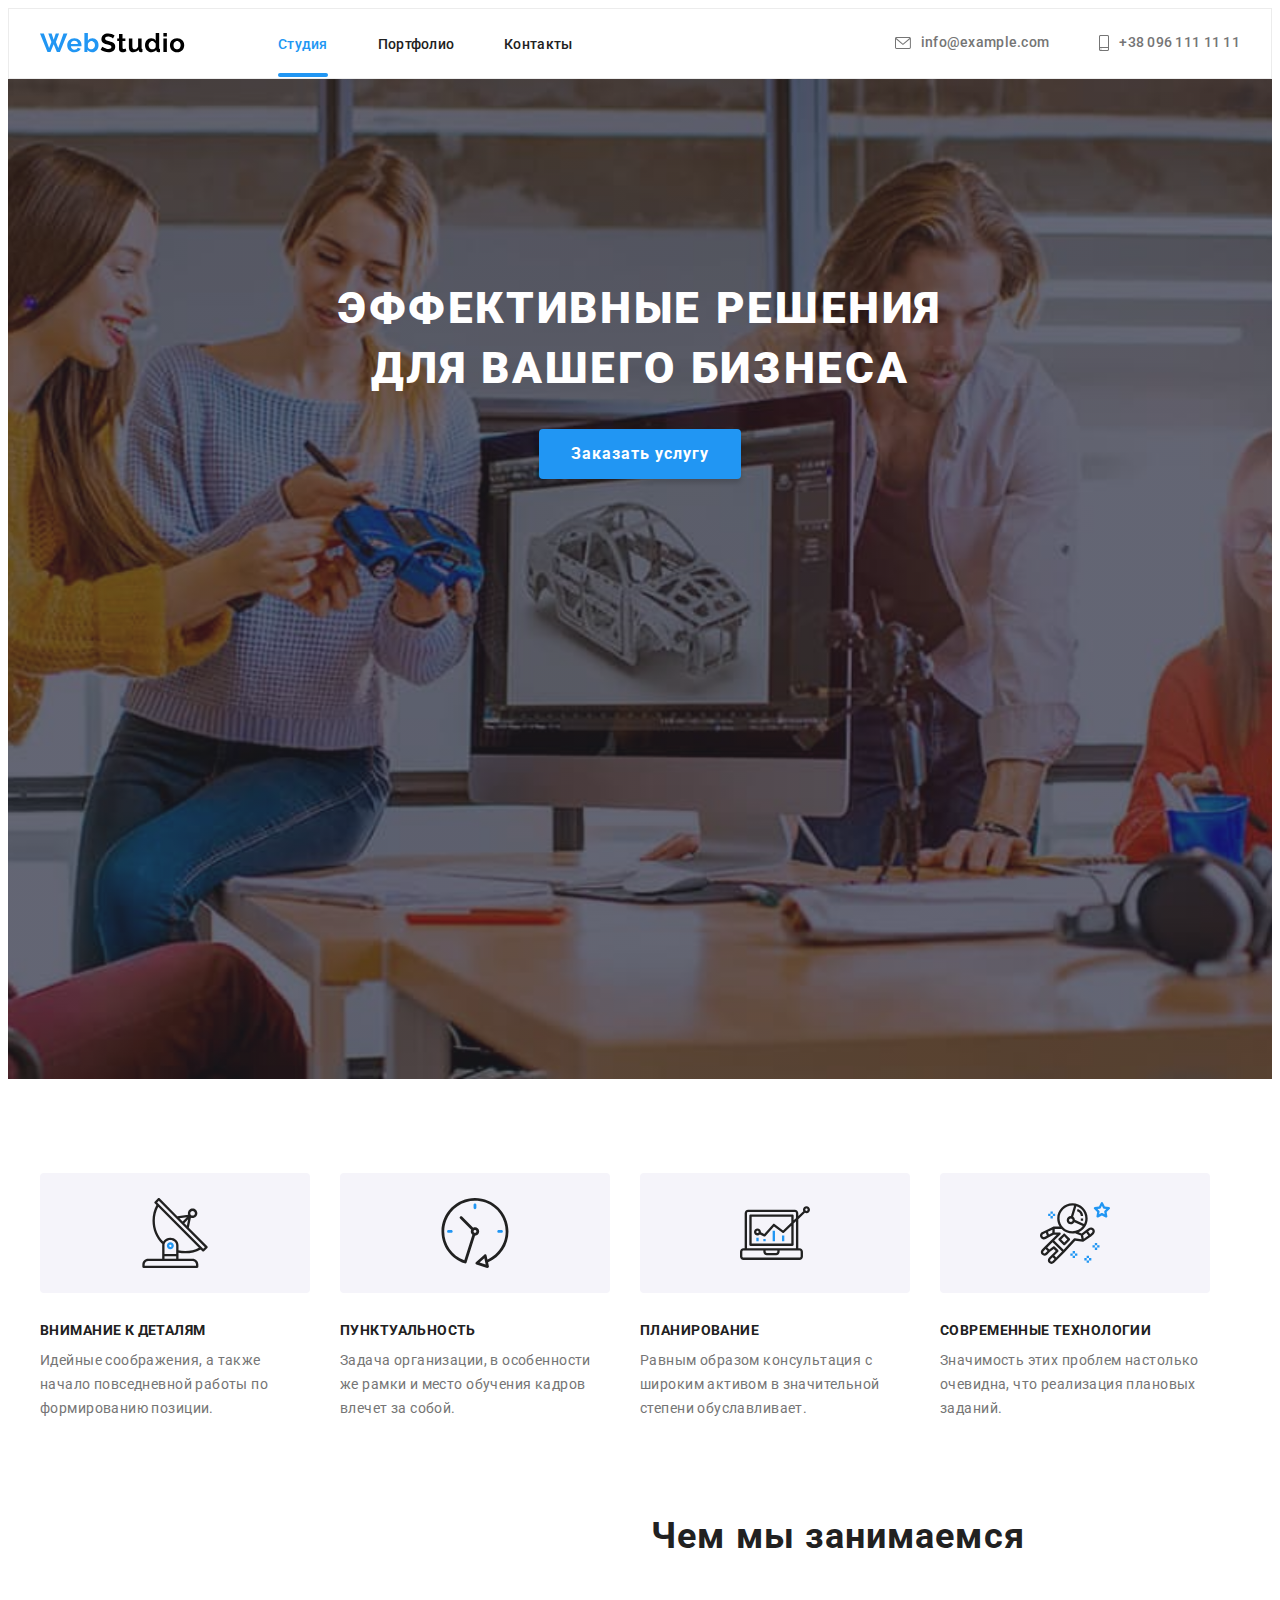
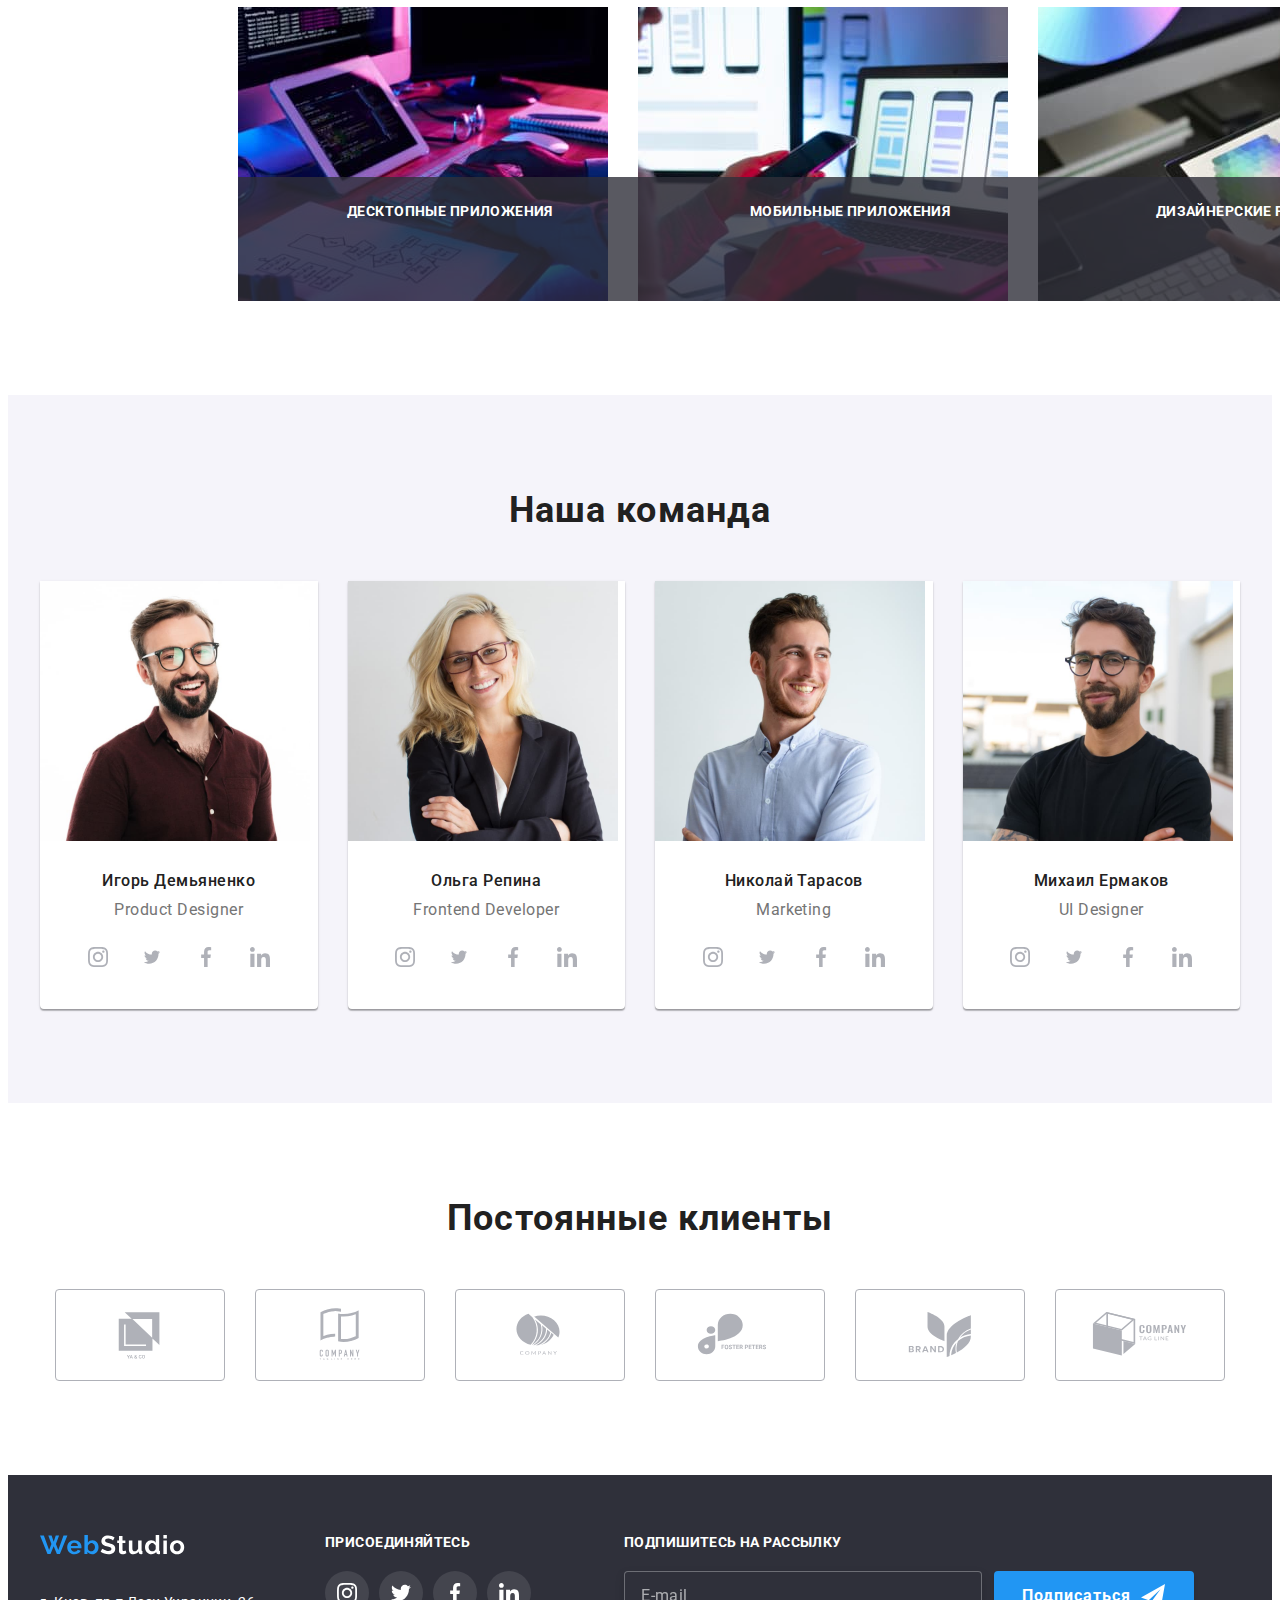
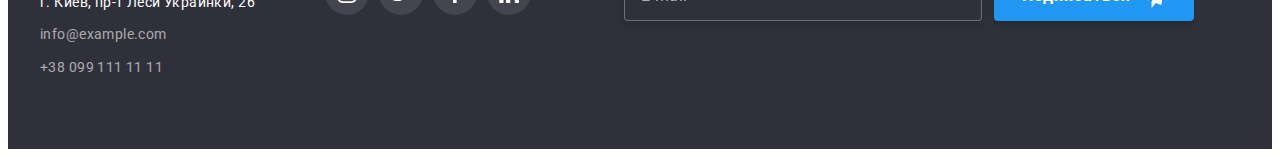
<file: index.html>
<!DOCTYPE html>
<html lang="ru">
<head>
    <meta charset="UTF-8">
    <meta http-equiv="X-UA-Compatible" content="IE=edge">
    <meta name="viewport" content="width=device-width, initial-scale=1.0">
    <title>WebStudio</title>
    <link rel="preconnect" href="https://fonts.googleapis.com">
    <link rel="preconnect" href="https://fonts.gstatic.com" crossorigin>
    <link href="https://fonts.googleapis.com/css2?family=Raleway:wght@700&family=Roboto:wght@400;500;700;900&display=swap"
        rel="stylesheet">
    <link rel="preconnect" href="https://fonts.googleapis.com">
    <link rel="preconnect" href="https://fonts.gstatic.com" crossorigin>
    <link href="https://fonts.googleapis.com/css2?family=Raleway:wght@700&family=Roboto:wght@400;500;700;900&display=swap" rel="stylesheet">
    <link rel="stylesheet" href="https://cdnjs.cloudflare.com/ajax/libs/modern-normalize/1.1.0/modern-normalize.min.css"
        integrity="sha512-wpPYUAdjBVSE4KJnH1VR1HeZfpl1ub8YT/NKx4PuQ5NmX2tKuGu6U/JRp5y+Y8XG2tV+wKQpNHVUX03MfMFn9Q=="
        crossorigin="anonymous" referrerpolicy="no-referrer" />
    <link rel="stylesheet" href="./css/styles.css"
</head>
<body>
    <header class="header">
        <div class="container header-container">
            <a class="header-logo link" href=""><img src="./images/webstudio.svg" alt="Лого сайта"></a>
            <nav class="header-nav">
                <ul class="list header-list">
                    <li class="header-item"><a class="link header-link current"href="./index.html">Студия</a></li>
                    <li class="header-item"><a class="link header-link"href="./portfolio.html">Портфолио</a></li>
                    <li class="header-item"><a class="link header-link"href="">Контакты</a></li>
                </ul>
            </nav>
            <div class="header-connect">
                <a class="link header-email" href="info@example.com"><svg class="header-icon" width="16" height="12">
                    <use href="./images/icons.svg#icon-envelope"></use>
                </svg>info@example.com</a>
                <a href="tel:+380961111111" class="link header-tel"><svg class="header-icon" width="10" height="16">
                    <use href="./images/icons.svg#icon-smartphone"></use>
                </svg>+38 096 111 11 11</a>
            </div>
        </div>
    </header>
    <main>
        <section class="hero">
            <div class="container">
                <h1 class="hero-title">Эффективные решения для вашего бизнеса</h1>
                <button type="button" class="hero-btn" data-modal-open>Заказать услугу</button>
            </div>  
        </section>
        <section class="feature">
            <div class="container">
                <ul class="list feature-list">
                    <li class="feature-item">
                        <a href="" class="feature-link">
                            <svg class="feature-icon" width="70" height="70">
                                <use href="./images/icons.svg#icon-antenna"></use>
                            </svg>
                        </a>
                        <h3 class="feature-title">Внимание к деталям</h3>
                        <p class="feature-text">Идейные соображения, а также начало повседневной работы по формированию позиции.</p>
                    </li>
                    <li class="feature-item">
                        <a href="" class="feature-link">
                            <svg class="feature-icon" width="70" height="70">
                                <use href="./images/icons.svg#icon-clock"></use>
                            </svg>
                        </a>
                        <h3 class="feature-title">Пунктуальность</h3>
                        <p class="feature-text">Задача организации, в особенности же рамки и место обучения кадров влечет за собой.</p>
                    </li>
                    <li class="feature-item">
                        <a href="" class="feature-link">
                            <svg class="feature-icon" width="70" height="70">
                                <use href="./images/icons.svg#icon-diagram"></use>
                            </svg>
                        </a>
                        <h3 class="feature-title">Планирование</h3>
                        <p class="feature-text">Равным образом консультация с широким активом в значительной степени обуславливает.</p>
                    </li>
                    <li class="feature-item">
                        <a href="" class="feature-link">
                            <svg class="feature-icon" width="70" height="70">
                                <use href="./images/icons.svg#icon-astronaut"></use>
                            </svg>
                        </a>
                        <h3 class="feature-title">Современные технологии</h3>
                        <p class="feature-text">Значимость этих проблем настолько очевидна, что реализация плановых заданий.</p>
                    </li>
                </ul>
            </div>
        </section>
        <section class="about">
            <div class="container">
                <h2 class="about-title">Чем мы занимаемся</h2>
                <ul class="list about-list">
                    <li class="about-item">
                        <img src="./images/img-1.jpg" 
                        alt="печатает на клавиатуре"
                        width="370"
                        height="294"
                        >
                        <div class="about-list-title">Десктопные приложения</div>
                    </li>
                    <li class="about-item">
                        <img src="./images/img-2.jpg" 
                        alt="держит в руке телефон"
                        width="370"
                        height="294"
                        >
                        <div class="about-list-title">Мобильные приложения</div>
                    </li>
                    <li class="about-item">
                        <img src="./images/img-3.jpg" 
                        alt="рисует на планшете"
                        width="370"
                        height="294"
                        >
                        <div class="about-list-title">Дизайнерские решения</div>
                    </li>
                </ul>
            </div>
        </section>
        <section class="team">
            <div class="container">
                <h2 class="team-title">Наша команда</h2>
                <ul class="list team-list">
                    <li class="team-item">
                        <img 
                            src="./images/worker1.jpg" 
                            alt="сотрудник"
                            width="270"
                            height="260"
                        >
                        <div class="team-item-content">
                            <h3 class="team-img-title">Игорь Демьяненко</h3>
                            <p class="team-img-text">Product Designer</p>
                            <ul class="team-social-list list">
                                <li class="team-social-item">
                                    <a href="" class="team-social-link">
                                        <svg class="team-social-icon" width="20" height="20">
                                            <use href="./images/icons.svg#icon-instagram"></use>
                                        </svg>
                                    </a>
                                </li>
                                <li class="team-social-item">
                                    <a href="" class="team-social-link">
                                        <svg class="team-social-icon" width="20" height="16.25">
                                            <use href="./images/icons.svg#icon-twitter"></use>
                                        </svg>
                                    </a>
                                </li>
                                <li class="team-social-item">
                                    <a href="" class="team-social-link">
                                        <svg class="team-social-icon" width="20" height="20">
                                            <use href="./images/icons.svg#icon-facebook"></use>
                                        </svg>
                                    </a>
                                </li>
                                <li class="team-social-item">
                                    <a href="" class="team-social-link">
                                        <svg class="team-social-icon" width="20" height="20">
                                            <use href="./images/icons.svg#icon-linkedin"></use>
                                        </svg>
                                    </a>
                                </li>
                            </ul>
                        </div>
                    </li>
                    <li class="team-item">
                        <img 
                            src="./images/worker2.jpg" 
                            alt="сотрудник"
                            width="270"
                            height="260"
                        >
                        <div class="team-item-content">
                            <h3 class="team-img-title">Ольга Репина</h3>
                            <p lang="en" class="team-img-text">Frontend Developer</p>
                            <ul class="team-social-list list">
                            <li class="team-social-item">
                                <a href="" class="team-social-link">
                                    <svg class="team-social-icon" width="20" height="20">
                                        <use href="./images/icons.svg#icon-instagram"></use>
                                    </svg>
                                </a>
                            </li>
                            <li class="team-social-item">
                                <a href="" class="team-social-link">
                                    <svg class="team-social-icon" width="20" height="16.25">
                                        <use href="./images/icons.svg#icon-twitter"></use>
                                    </svg>
                                </a>
                            </li>
                            <li class="team-social-item">
                                <a href="" class="team-social-link">
                                    <svg class="team-social-icon" width="20" height="20">
                                        <use href="./images/icons.svg#icon-facebook"></use>
                                    </svg>
                                </a>
                            </li>
                            <li class="team-social-item">
                                <a href="" class="team-social-link">
                                    <svg class="team-social-icon" width="20" height="20">
                                        <use href="./images/icons.svg#icon-linkedin"></use>
                                    </svg>
                                </a>
                            </li>
                            </ul>
                        </div>
                    </li>
                    <li class="team-item">
                        <img 
                            src="./images/worker3.jpg" 
                            alt="сотрудник"
                            width="270"
                            height="260"
                        >
                        <div class="team-item-content">
                            <h3 class="team-img-title">Николай Тарасов</h3>
                            <p lang="en" class="team-img-text">Marketing</p>
                            <ul class="team-social-list list">
                                <li class="team-social-item">
                                    <a href="" class="team-social-link">
                                        <svg class="team-social-icon" width="20" height="20">
                                            <use href="./images/icons.svg#icon-instagram"></use>
                                        </svg>
                                    </a>
                                </li>
                                <li class="team-social-item">
                                    <a href="" class="team-social-link">
                                        <svg class="team-social-icon" width="20" height="16.25">
                                            <use href="./images/icons.svg#icon-twitter"></use>
                                        </svg>
                                    </a>
                                </li>
                                <li class="team-social-item">
                                    <a href="" class="team-social-link">
                                        <svg class="team-social-icon" width="20" height="20">
                                            <use href="./images/icons.svg#icon-facebook"></use>
                                        </svg>
                                    </a>
                                </li>
                                <li class="team-social-item">
                                    <a href="" class="team-social-link">
                                        <svg class="team-social-icon" width="20" height="20">
                                            <use href="./images/icons.svg#icon-linkedin"></use>
                                        </svg>
                                    </a>
                                </li>
                            </ul>
                        </div>
                    </li>
                    <li class="team-item">
                        <img 
                            src="./images/worker4.jpg" 
                            alt="сотрудник"
                            width="270"
                            height="260"
                        >
                        <div class="team-item-content">
                            <h3 class="team-img-title">Михаил Ермаков</h3>
                            <p lang="en" class="team-img-text">UI Designer</p>
                            <ul class="team-social-list list">
                                <li class="team-social-item">
                                    <a href="" class="team-social-link">
                                        <svg class="team-social-icon" width="20" height="20">
                                            <use href="./images/icons.svg#icon-instagram"></use>
                                        </svg>
                                    </a>
                                </li>
                                <li class="team-social-item">
                                    <a href="" class="team-social-link">
                                        <svg class="team-social-icon" width="20" height="16.25">
                                            <use href="./images/icons.svg#icon-twitter"></use>
                                        </svg>
                                    </a>
                                </li>
                                <li class="team-social-item">
                                    <a href="" class="team-social-link">
                                        <svg class="team-social-icon" width="20" height="20">
                                            <use href="./images/icons.svg#icon-facebook"></use>
                                        </svg>
                                    </a>
                                </li>
                                <li class="team-social-item">
                                    <a href="" class="team-social-link">
                                        <svg class="team-social-icon" width="20" height="20">
                                            <use href="./images/icons.svg#icon-linkedin"></use>
                                        </svg>
                                    </a>
                                </li>
                            </ul>
                        </div>
                    </li>
                </ul>
            </div>
        </section>
        <section class="clients">
            <div class="container">
                <h2 class="clients-title">Постоянные клиенты</h2>
                <ul class="list clients-list">
                    <li class="clients-item">
                        <a href="" class="clients-link">
                            <svg class="clients-icon" width="106" height="60">
                                <use href="./images/icons.svg#icon-logo-1"></use>
                            </svg>
                        </a>
                    </li>
                    <li class="clients-item">
                        <a href="" class="clients-link">
                            <svg class="clients-icon" width="106" height="60">
                                <use href="./images/icons.svg#icon-logo-2"></use>
                            </svg>
                        </a>
                    </li>
                    <li class="clients-item">
                        <a href="" class="clients-link">
                            <svg class="clients-icon" width="106" height="60">
                                <use href="./images/icons.svg#icon-logo-3"></use>
                            </svg>
                        </a>
                    </li>
                    <li class="clients-item">
                        <a href="" class="clients-link">
                            <svg class="clients-icon" width="106" height="60">
                                <use href="./images/icons.svg#icon-logo-4"></use>
                            </svg>
                        </a>
                    </li>
                    <li class="clients-item">
                        <a href="" class="clients-link">
                            <svg class="clients-icon" width="106" height="60">
                                <use href="./images/icons.svg#icon-logo-5"></use>
                            </svg>
                        </a>
                    </li>
                    <li class="clients-item">
                        <a href="" class="clients-link">
                            <svg class="clients-icon" width="106" height="60">
                                <use href="./images/icons.svg#icon-logo-6"></use>
                            </svg>
                        </a>
                    </li>
                </ul>
            </div>
        </section>
    </main>
    <footer class="footer">
        <div class="container contact-container">
            <div class="footer-contact">
                <a class="link footer-link" href="WebStudio"><img src="./images/WebStudio2.svg" alt="Лого сайта"></a>
                <address>
                    <ul class="list footer-list">
                        <li class="footer-item">
                            <a class="link footer-maps" href="https://goo.gl/maps/q4amvDtHL6uWrHvPA" target="_blank" rel="noopener noreferrer">г. Киев, пр-т Леси Украинки, 26</a>
                        </li>
                        <li class="footer-item">
                            <a class="link footer-email" href="info@example.com">info@example.com</a>
                        </li>
                        <li class="footer-item">
                            <a class="link footer-tel" href="tel:+380991111111">+38 099 111 11 11</a>
                        </li>
                    </ul>
                </address>
            </div>
            <div class="footer-social">
                <h3 class="footer-social-title">присоединяйтесь</h3>
                <ul class="list footer-social-list">
                    <li class="footer-social-item">
                        <a href="" class="footer-social-link">
                            <svg class="footer-social-icon" width="20" height="20">
                                <use href="./images/icons.svg#icon-instagram"></use>
                            </svg>
                        </a>
                    </li>
                    <li class="footer-social-item">
                        <a href="" class="footer-social-link">
                            <svg class="footer-social-icon" width="20" height="20">
                                <use href="./images/icons.svg#icon-twitter"></use>
                            </svg>
                        </a>
                    </li>
                    <li class="footer-social-item">
                        <a href="" class="footer-social-link">
                            <svg class="footer-social-icon" width="20" height="20">
                                <use href="./images/icons.svg#icon-facebook"></use>
                            </svg>
                        </a>
                    </li>
                    <li class="footer-social-item">
                        <a href="" class="footer-social-link">
                            <svg class="footer-social-icon" width="20" height="20">
                                <use href="./images/icons.svg#icon-linkedin"></use>
                            </svg>
                        </a>
                    </li>
                </ul>
            </div>
            <div class="footer-subscribe">
                <h3 class="footer-subscribe-title">Подпишитесь на рассылку</h3>
                <form action="#">
                    <div class="subscribe-form">
                    <input type="email" placeholder="E-mail" name="subscribe-email" class="subscribe-input">
                    <button type="submit" class="subscribe-btn">Подписаться</button>
                    </div>
                </form>
            </div>
        </div>
    </footer>
    <div class="backdrop is-hidden" data-modal>
        <div class="modal">
            <button type="button" class="modal-close" data-modal-close><svg width="18" height="18" xmlns="http://www.w3.org/2000/svg" class="close-icon">
                <path
                    d="M15 4.108 13.892 3 9.5 7.392 5.108 3 4 4.108 8.392 8.5 4 12.892 5.108 14 9.5 9.608 13.892 14 15 12.892 10.608 8.5 15 4.108Z" />
            </svg></button>
            <p class="modal-title">Оставьте свои данные, мы вам перезвоним</p>
            <form action="#">
                <div class="form-field">
                    <label class="input-text" for="user-name">Имя</label>
                        <div class="input-wrap">
                        <input type="text" class="form-input" name="user-name" id="user-name">
                        <svg class="input-icon" width="18" height="18">
                            <use href="./images/icons.svg#icon-person"></use>
                    </svg>
                    </div>
                </div>
                <div class="form-field">
                    <label class="input-text" for="user-tel">Телефон</label>
                    <div class="input-wrap">
                        <input type="tel" class="form-input" name="user-tel" id="user-tel">
                        <svg class="input-icon" width="18" height="18">
                            <use href="./images/icons.svg#icon-phone"></use>
                        </svg>
                    </div>
                </div>
                <div class="form-field">
                    <label class="input-text" for="user-email">Почта</label>
                    <div class="input-wrap">
                        <input type="email" class="form-input" name="user-email" id="user-email">
                        <svg class="input-icon" width="18" height="18">
                            <use href="./images/icons.svg#icon-email"></use>
                        </svg>
                    </div>
                </div>
                <div class="form-field">
                    <label class="input-text" for="user-text">Комментарий</label>
                    <textarea name="user-text" id="user-text" placeholder="Введите текст" class="form-text"></textarea>
                </div>
                <div class="form-field ">
                    <input type="checkbox" name="policy" id="policy" class="policy-check visually-hidden">
                    <label for="policy" class="check-text">Соглашаюсь с рассылкой и принимаю <a href="" class="link check-link">Условия договора</a></label>
                </div>
                <button type="submit" class="form-btn">Отправить</button>
            </form>
        </div>
    </div>
    <script src="./js/modal.js"></script>
</body>
</html>
</file>
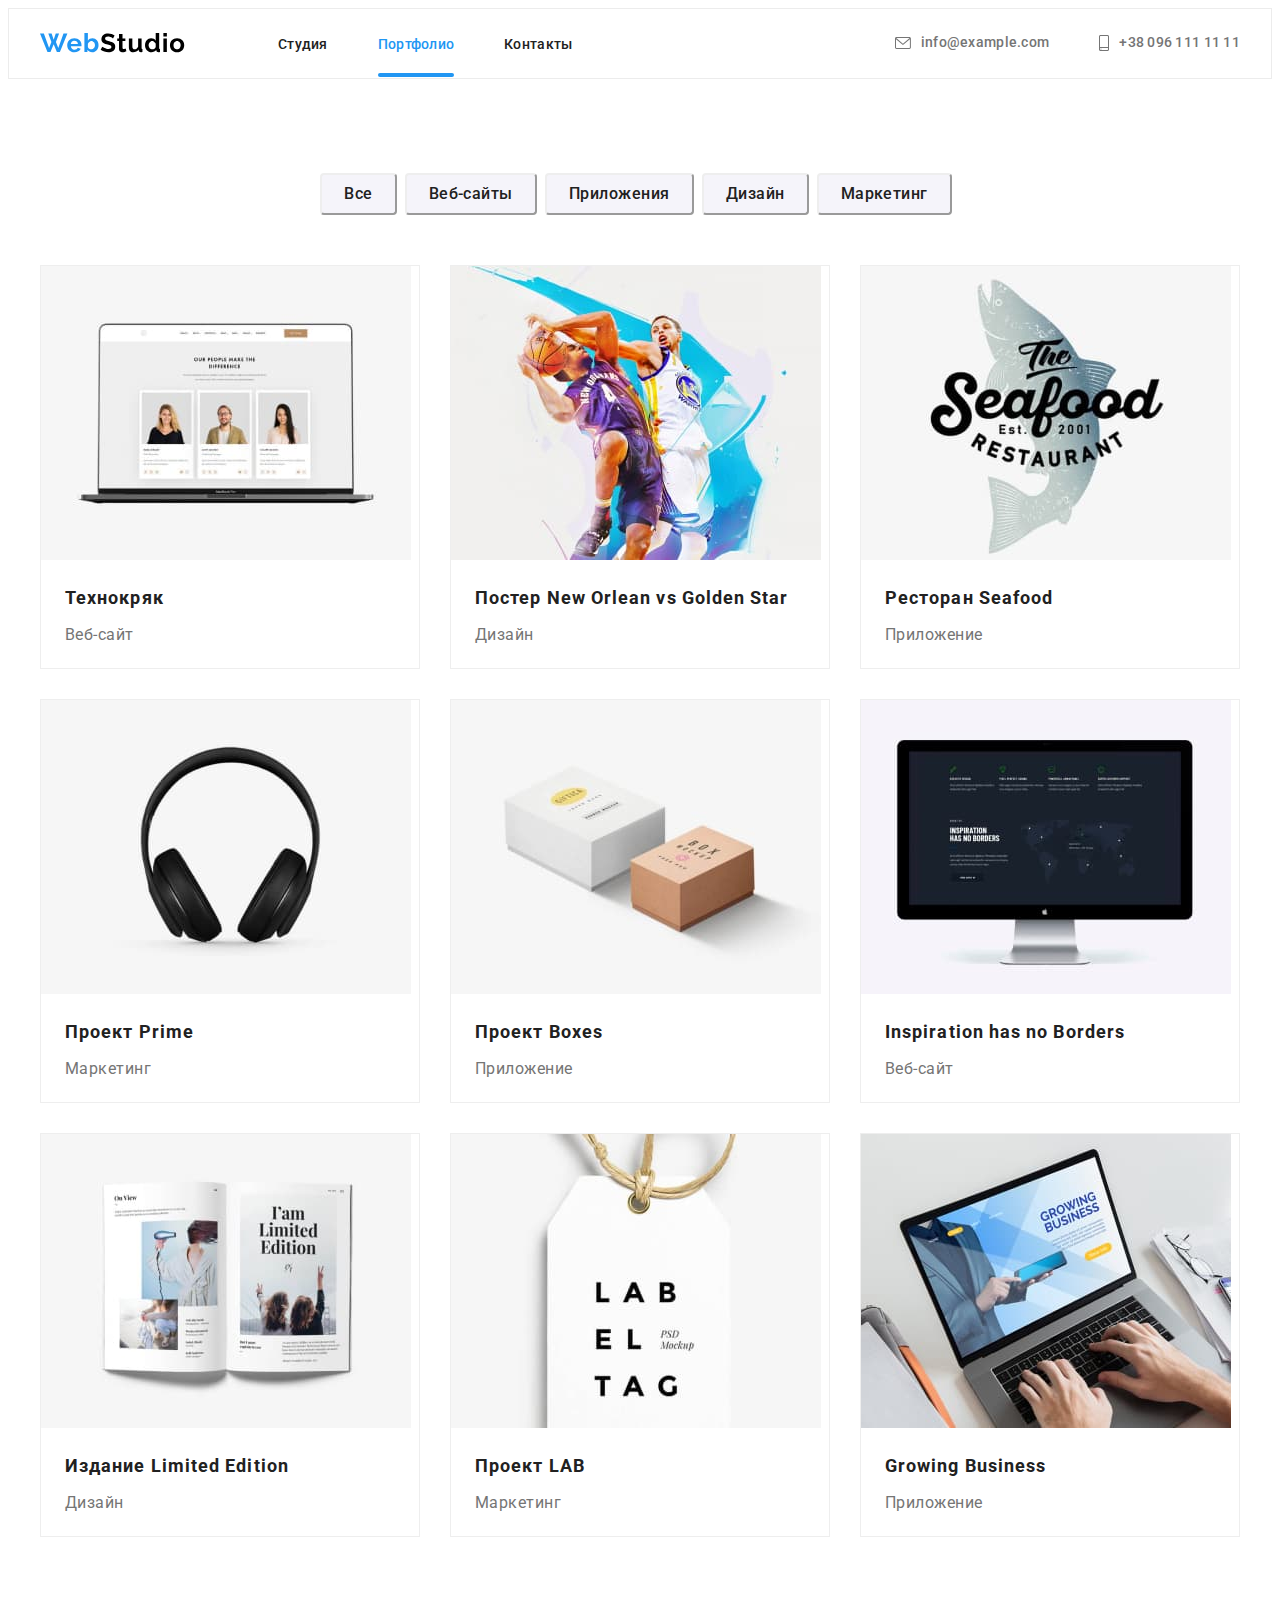
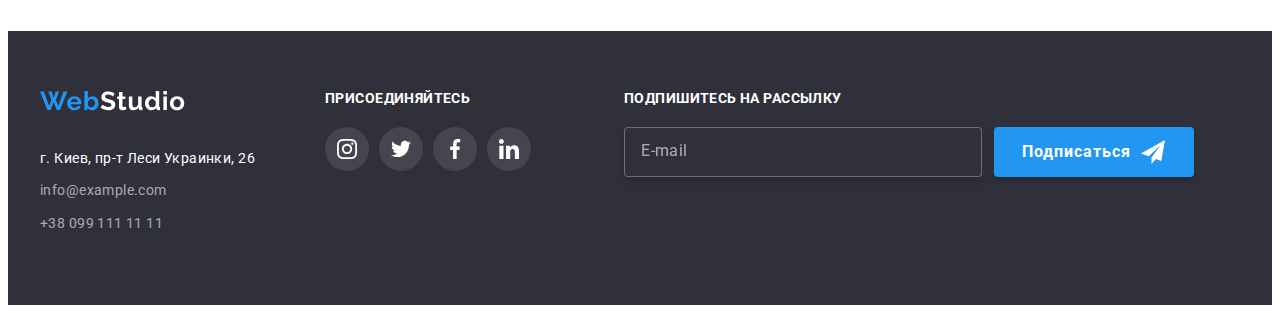
<file: portfolio.html>
<!DOCTYPE html>
<html lang="ru">
<head>
    <meta charset="UTF-8">
    <meta http-equiv="X-UA-Compatible" content="IE=edge">
    <meta name="viewport" content="width=device-width, initial-scale=1.0">
    <title>WebStudio</title>
    
    <link rel="preconnect" href="https://fonts.googleapis.com">
    <link rel="preconnect" href="https://fonts.gstatic.com" crossorigin>
    <link href="https://fonts.googleapis.com/css2?family=Raleway:wght@700&family=Roboto:wght@400;500;700;900&display=swap"
        rel="stylesheet">
    <link rel="preconnect" href="https://fonts.googleapis.com">
    <link rel="preconnect" href="https://fonts.gstatic.com" crossorigin>
    <link href="https://fonts.googleapis.com/css2?family=Raleway:wght@700&family=Roboto:wght@400;500;700;900&display=swap" rel="stylesheet">
    <link rel="stylesheet" href="https://cdnjs.cloudflare.com/ajax/libs/modern-normalize/1.1.0/modern-normalize.min.css"
        integrity="sha512-wpPYUAdjBVSE4KJnH1VR1HeZfpl1ub8YT/NKx4PuQ5NmX2tKuGu6U/JRp5y+Y8XG2tV+wKQpNHVUX03MfMFn9Q=="
        crossorigin="anonymous" referrerpolicy="no-referrer" />
    <link rel="stylesheet" href="./css/styles.css">
</head>
<body>
    <header class="header">
        <div class="container header-container">
            <a class="header-logo link" href=""><img src="./images/webstudio.svg" alt="Лого сайта"></a>
            <nav class="header-nav">
                <ul class="list header-list">
                    <li class="header-item"><a class="link header-link "href="./index.html">Студия</a></li>
                    <li class="header-item"><a class="link header-link current"href="./portfolio.html">Портфолио</a></li>
                    <li class="header-item"><a class="link header-link"href="">Контакты</a></li>
                </ul>
            </nav>
            <div class="header-connect">
                <a class="link header-email" href="info@example.com"><svg class="header-icon" width="16" height="12">
                        <use href="./images/icons.svg#icon-envelope"></use>
                    </svg>info@example.com</a>
                <a href="tel:+380961111111" class="link header-tel"><svg class="header-icon" width="10" height="16">
                        <use href="./images/icons.svg#icon-smartphone"></use>
                    </svg>+38 096 111 11 11</a>
            </div>
        </div>
    </header>
    <main>
        <Section class="container portfolio">
            <div class=" nav-container">
                <h2 class="visually-hidden">Навигация</h2>
                <ul class="list nav-list">
                    <li class="nav-item"> <button type="button" class="nav-btn">Все</button></li>
                    <li class="nav-item"> <button type="button" class="nav-btn">Веб-сайты</button></li>
                    <li class="nav-item"> <button type="button" class="nav-btn">Приложения</button></li>
                    <li class="nav-item"> <button type="button" class="nav-btn">Дизайн</button></li>
                    <li class="nav-item"> <button type="button" class="nav-btn">Маркетинг</button></li>
                </ul>
            </div>
            <div class="portfolio-container">
                <h2 class="visually-hidden">Портфолио</h2>
                <ul class="list portfolio-list">
                    <li class="portfolio-item">
                        <div class="portfolio-item-wrap">
                            <img src="./images/portfolio1.jpg" alt="экран ноутбука" width="370" height="294">
                            <p class="portfolio-wrap-text">Технокряк это современная площадка распространения коронавируса. Компании используют эту платформу для цифрового
                            шпионажа и атак на защищённые сервера конкурентов.</p>
                        </div>
                        <div class="portfolio-item-text">
                            <h3 class="portfolio-img-title">Технокряк</h3>
                            <p class="portfolio-img-text">Веб-сайт</p>
                        </div>
        
                    </li>
                    <li class="portfolio-item">
                        <div class="portfolio-item-wrap">
                            <img src="./images/portfolio2.jpg" alt="два баскетболиста" width="370" height="294">
                            <p class="portfolio-wrap-text">Технокряк это современная площадка распространения коронавируса. Компании используют эту платформу для цифрового
                            шпионажа и атак на защищённые сервера конкурентов.</p>
                        </div>
                        <div class="portfolio-item-text">
                            <h3 class="portfolio-img-title">Постер New Orlean vs Golden Star</h3>
                            <p class="portfolio-img-text">Дизайн</p>
                        </div>
                    </li>
                    <li class="portfolio-item">
                        <div class="portfolio-item-wrap">
                            <img src="./images/portfolio3.jpg" alt="логотип ресторана" width="370" height="294">
                            <p class="portfolio-wrap-text">Технокряк это современная площадка распространения коронавируса. Компании используют эту платформу для цифрового
                            шпионажа и атак на защищённые сервера конкурентов.</p>
                        </div>
                        <div class="portfolio-item-text">
                            <h3 class="portfolio-img-title">Ресторан Seafood</h3>
                            <p class="portfolio-img-text">Приложение</p>
                        </div>
                    </li>
                    <li class="portfolio-item">
                        <div class="portfolio-item-wrap">
                            <img src="./images/portfolio4.jpg" alt="наушники" width="370" height="294">
                            <p class="portfolio-wrap-text">Технокряк это современная площадка распространения коронавируса. Компании используют эту платформу для цифрового
                            шпионажа и атак на защищённые сервера конкурентов.</p>
                        </div>
                        <div class="portfolio-item-text">
                            <h3 class="portfolio-img-title">Проект Prime</h3>
                            <p class="portfolio-img-text">Маркетинг</p>
                        </div>
                    </li>
                    <li class="portfolio-item">
                        <div class="portfolio-item-wrap">
                            <img src="./images/portfolio5.jpg" alt="две кробки" width="370" height="294">
                            <p class="portfolio-wrap-text">Технокряк это современная площадка распространения коронавируса. Компании используют эту платформу для цифрового шпионажа и атак на защищённые сервера конкурентов.</p>
                        </div>
                        <div class="portfolio-item-text">
                            <h3 class="portfolio-img-title">Проект Boxes</h3>
                            <p class="portfolio-img-text">Приложение</p>
                        </div>
                    </li>
                    <li class="portfolio-item">
                        <div class="portfolio-item-wrap">
                            <img src="./images/portfolio6.jpg" alt="монитор" width="370" height="294">
                            <p class="portfolio-wrap-text">Технокряк это современная площадка распространения коронавируса. Компании используют эту платформу для цифрового
                            шпионажа и атак на защищённые сервера конкурентов.</p>
                        </div>
                        <div class="portfolio-item-text">
                            <h3 class="portfolio-img-title">Inspiration has no Borders</h3>
                            <p class="portfolio-img-text">Веб-сайт</p>
                        </div>
                    </li>
                    <li class="portfolio-item">
                        <div class="portfolio-item-wrap">
                            <img src="./images/portfolio7.jpg" alt="открытый разворот журнала" width="370" height="294">
                            <p class="portfolio-wrap-text">Технокряк это современная площадка распространения коронавируса. Компании используют эту платформу для цифрового
                            шпионажа и атак на защищённые сервера конкурентов.</p>
                        </div>
                        <div class="portfolio-item-text">
                            <h3 class="portfolio-img-title">Издание Limited Edition</h3>
                            <p class="portfolio-img-text">Дизайн</p>
                        </div>
                    </li>
                    <li class="portfolio-item">
                        <div class="portfolio-item-wrap">
                            <img src="./images/portfolio8.jpg" alt="бирка" width="370" height="294">
                            <p class="portfolio-wrap-text">Технокряк это современная площадка распространения коронавируса. Компании используют эту платформу для цифрового
                            шпионажа и атак на защищённые сервера конкурентов.</p>
                        </div>
                        <div class="portfolio-item-text">
                            <h3 class="portfolio-img-title">Проект LAB</h3>
                            <p class="portfolio-img-text">Маркетинг</p>
                        </div>
                    </li>
                    <li class="portfolio-item">
                        <div class="portfolio-item-wrap">
                            <img src="./images/portfolio9.jpg" alt="печатает на ноутбуке" width="370" height="294">
                            <p class="portfolio-wrap-text">Технокряк это современная площадка распространения коронавируса. Компании используют эту платформу для цифрового
                            шпионажа и атак на защищённые сервера конкурентов.</p>
                        </div>
                        <div class="portfolio-item-text">
                            <h3 class="portfolio-img-title">Growing Business</h3>
                            <p class="portfolio-img-text">Приложение</p>
                        </div>
                    </li>
                </ul>
            </div>
        </section>
    </main>
    <footer class="footer">
        <div class="container contact-container">
            <div class="footer-contact">
                <a class="link footer-link" href="WebStudio"><img src="./images/WebStudio2.svg" alt="Лого сайта"></a>
                <address>
                    <ul class="list footer-list">
                        <li class="footer-item">
                            <a class="link footer-maps" href="https://goo.gl/maps/q4amvDtHL6uWrHvPA" target="_blank"
                                rel="noopener noreferrer">г. Киев, пр-т Леси Украинки, 26</a>
                        </li>
                        <li class="footer-item">
                            <a class="link footer-email" href="info@example.com">info@example.com</a>
                        </li>
                        <li class="footer-item">
                            <a class="link footer-tel" href="tel:+380991111111">+38 099 111 11 11</a>
                        </li>
                    </ul>
                </address>
            </div>
            <div class="footer-social">
                <h3 class="footer-social-title">присоединяйтесь</h3>
                <ul class="list footer-social-list">
                    <li class="footer-social-item">
                        <a href="" class="footer-social-link">
                            <svg class="footer-social-icon" width="20" height="20">
                                <use href="./images/icons.svg#icon-instagram"></use>
                            </svg>
                        </a>
                    </li>
                    <li class="footer-social-item">
                        <a href="" class="footer-social-link">
                            <svg class="footer-social-icon" width="20" height="20">
                                <use href="./images/icons.svg#icon-twitter"></use>
                            </svg>
                        </a>
                    </li>
                    <li class="footer-social-item">
                        <a href="" class="footer-social-link">
                            <svg class="footer-social-icon" width="20" height="20">
                                <use href="./images/icons.svg#icon-facebook"></use>
                            </svg>
                        </a>
                    </li>
                    <li class="footer-social-item">
                        <a href="" class="footer-social-link">
                            <svg class="footer-social-icon" width="20" height="20">
                                <use href="./images/icons.svg#icon-linkedin"></use>
                            </svg>
                        </a>
                    </li>
                </ul>
            </div>
            <div class="footer-subscribe">
                <h3 class="footer-subscribe-title">Подпишитесь на рассылку</h3>
                <form action="#">
                    <div class="subscribe-form">
                        <input type="email" placeholder="E-mail" name="subscribe-email" class="subscribe-input">
                        <button type="submit" class="subscribe-btn">Подписаться</button>
                    </div>
                </form>
            </div>
        </div>
    </footer>
    
</body>
</html>
</file>
<file: css/styles.css>
:root {
  --header-color: #212121;
  --first-btn-color: #757575;
  --second-btn-color: #ffffff;
  --first-title-color: #ffffff;
  --second-title-color: #212121;
  --text-color: #757575;
  --accent-color: #2196f3;
}

body {
  font-family: Roboto, sans-serif;
  background-color: var(--first-title-color);
}

p,
h1,
h2,
h3,
h4,
h5,
h6 {
  margin: 0;
}

ul {
  margin: 0;
  padding: 0;
}

button {
  cursor: pointer;
}

img {
  display: block;
}

.list {
  list-style: none;
}

.link {
  text-decoration: none;
}

.visually-hidden {
  position: absolute;
  white-space: nowrap;
  width: 1px;
  height: 1px;
  overflow: hidden;
  border: 0;
  padding: 0;
  clip: rect(0 0 0 0);
  clip-path: inset(50%);
  margin: -1px;
}

.container {
  width: 1200px;
  padding-left: 15px;
  padding-right: 15px;
  margin: 0 auto;
}

/*--------- HEADER  --------------------------*/

.header {
  background-color: #ffffff;
  padding-top: 24px;
  padding-bottom: 25px;
  border: 1px solid #ececec;
}
.header-container {
  display: flex;
  align-items: center;
}

.header-logo {
  margin-right: 93px;
}

.header-item:not(:last-child) {
  margin-right: 50px;
}

.header-list {
  display: flex;
  align-items: center;
}

.header-link {
  font-weight: 500;
  font-size: 14px;
  line-height: 1.14;
  letter-spacing: 0.02em;
  color: var(--header-color);
  max-height: 16px;
  background-size: contain;
  transition: background-color 250ms cubic-bezier(0.4, 0, 0.2, 1),
    transform 250ms cubic-bezier(0.4, 0, 0.2, 1);
}

.current {
  color: var(--accent-color);
  position: relative;
}

.current::after {
  content: "";
  width: 100%;
  height: 4px;
  border-radius: 2px;
  background-color: var(--accent-color);
  position: absolute;
  left: 0;
  bottom: -25px;
}

.header-link:hover,
.header-link:focus {
  color: var(--accent-color);
}

.header-connect {
  margin-left: auto;
  display: flex;
  justify-content: center;
  text-decoration: none;
  align-items: center;
  box-sizing: content-box;
}

.header-email {
  font-weight: 500;
  font-size: 14px;
  line-height: 1.14;
  letter-spacing: 0.02em;
  color: var(--first-btn-color);
  display: flex;
  align-items: center;
  margin-right: 50px;
  transition: background-color 250ms cubic-bezier(0.4, 0, 0.2, 1),
    transform 250ms cubic-bezier(0.4, 0, 0.2, 1);
}

.header-email:hover,
.header-email:focus {
  color: var(--accent-color);
}

.header-tel {
  font-weight: 500;
  font-size: 14px;
  line-height: 1.14;
  letter-spacing: 0.02em;
  color: var(--first-btn-color);
  display: flex;
  text-decoration: none;
  align-items: center;
  transition: background-color 250ms cubic-bezier(0.4, 0, 0.2, 1),
    transform 250ms cubic-bezier(0.4, 0, 0.2, 1);
}
.header-icon {
  margin-right: 10px;
  fill: currentColor;
  box-sizing: border-box;
  /* max-height: 16px; */
}

.header-tel:hover,
.header-tel:focus {
  color: var(--accent-color);
}

/* .header-email::before {
  width: 16px;
  height: 12px;
  content: "";
  margin-right: 10px;
  background-image: url(../images/envelope.svg);
  background-size: contain;
  display: inline-block;
  align-items: center;
  fill: currentColor;
  background-repeat: no-repeat;
  background-position: center;
} */

/* .header-email::before:hover,
.header-email::before:focus {
  fill: currentColor;
} */

/* .header-tel::before {
  content: "";
  width: 10px;
  height: 16px;
  background-image: url(../images/smartphone.svg);
  margin-right: 10px;
  display: inline-block;
  background-position: center;
  background-size: contain;
  background-repeat: no-repeat;
  fill: currentColor;
  box-sizing: border-box;
} */

/* --------------------HERO---------------------- */

.hero {
  max-width: 1600px;
  height: 600px;
  margin-right: auto;
  margin-left: auto;
  padding-top: 200px;
  padding-bottom: 200px;
  text-align: center;
  background-image: linear-gradient(
      rgba(47, 48, 58, 0.4),
      rgba(47, 48, 58, 0.4)
    ),
    url(../images/hero-img.jpg);
  flex-grow: 1;
  background-repeat: no-repeat;
  background-position: center;
  background-size: cover;
}

.hero-title {
  font-weight: 900;
  font-size: 44px;
  line-height: 1.36;
  text-align: center;
  letter-spacing: 0.06em;
  text-transform: uppercase;
  color: var(--first-title-color);
  width: 696px;
  height: 120px;
  top: 280px;
  left: 452px;
  margin: 0 auto;
}

.hero-btn {
  font-family: inherit;
  font-weight: bold;
  font-size: 16px;
  line-height: 1.87;
  display: flex;
  align-items: center;
  text-align: center;
  letter-spacing: 0.06em;
  color: var(--second-btn-color);
  background: var(--accent-color);
  box-shadow: 0px 4px 4px rgba(0, 0, 0, 0.15);
  border-radius: 4px;
  min-width: 200px;
  min-height: 50px;
  margin: 30px auto 0px;
  padding: 10px 32px;
  border: 0;
}

/* -----------FEATURE---------------- */

.feature {
  background-color: var(--first-title-color);
  padding-top: 94px;
  padding-bottom: 94px;
}

.feature-list {
  display: flex;
}
.feature-item:not(last child) {
  margin-right: 30px;
}

.feature-link {
  width: 270px;
  height: 120px;
  background: #f5f4fa;
  border-radius: 4px;
  display: flex;
  align-items: center;
  justify-content: center;
  margin-bottom: 30px;
}

.feature-title {
  font-weight: bold;
  font-size: 14px;
  line-height: 1.14;
  letter-spacing: 0.03em;
  text-transform: uppercase;
  color: var(--second-title-color);
  margin-bottom: 10px;
}

.feature-text {
  font-size: 14px;
  line-height: 1.71;
  letter-spacing: 0.03em;
  color: var(--text-color);
}

/* -------------ABOUT------------------ */

.about {
  background-color: var(--first-title-color);
  padding: 0px 215px 94px;
}

.about-list {
  display: flex;
}

.about-title {
  font-weight: bold;
  font-size: 36px;
  line-height: 1.17;
  text-align: center;
  letter-spacing: 0.03em;
  color: var(--second-title-color);
  margin-bottom: 50px;
}

.about-item {
  position: relative;
}

.about-list-title {
  position: absolute;
  background: rgba(47, 48, 58, 0.8);
  width: 100%;
  height: 70px;
  bottom: 0;
  left: 0;
  font-family: Roboto;
  font-style: normal;
  font-weight: bold;
  font-size: 14px;
  line-height: 1.14;
  text-align: center;
  letter-spacing: 0.03em;
  text-transform: uppercase;
  color: #ffffff;
  padding: 27px;
}

.about-item:not(last child) {
  margin-right: 30px;
}

/* ----------------TEAM----------------- */

.team {
  background: #f5f4fa;
  padding-bottom: 94px;
  padding-bottom: 94px;
}

.team-list {
  display: flex;
  margin-left: -30px;
}

.team-item {
  width: calc(100% / 3 - 30px);
  margin-left: 30px;
  background-color: var(--second-btn-color);
  box-shadow: 0px 1px 3px rgba(0, 0, 0, 0.12), 0px 1px 1px rgba(0, 0, 0, 0.14),
    0px 2px 1px rgba(0, 0, 0, 0.2);
  border-radius: 0px 0px 4px 4px;
}

.team-title {
  font-weight: bold;
  font-size: 36px;
  line-height: 1.17;
  text-align: center;
  letter-spacing: 0.03em;
  color: var(--second-title-color);
  margin-bottom: 50px;
  padding-top: 94px;
}

.team-img-title {
  font-weight: 500;
  font-size: 16px;
  line-height: 1.19;
  text-align: center;
  letter-spacing: 0.03em;
  color: var(--second-title-color);
  margin-bottom: 10px;
}

.team-img-text {
  font-weight: normal;
  font-size: 16px;
  line-height: 19px;
  text-align: center;
  letter-spacing: 0.03em;
  color: var(--text-color);
  margin-bottom: 16px;
}

.team-item-content {
  padding-top: 30px;
  padding-bottom: 30px;
}

.team-social-list {
  display: flex;
  justify-content: center;
}

.team-social-item + .team-social-item {
  margin-left: 10px;
}

.team-social-link {
  width: 44px;
  height: 44px;
  background-color: var(--second-btn-color);
  border-radius: 50%;
  display: flex;
  justify-content: center;
  align-items: center;
  color: #afb1b8;
  transition: background-color 250ms cubic-bezier(0.4, 0, 0.2, 1),
    transform 250ms cubic-bezier(0.4, 0, 0.2, 1);
}

.team-social-link:hover,
.team-social-link:focus {
  background-color: var(--accent-color);
  color: var(--second-btn-color);
}

.team-social-icon {
  fill: currentColor;
}

.clients {
  padding-top: 94px;
  padding-bottom: 94px;
  background-color: #ffffff;
}
.clients-title {
  font-family: Roboto;
  font-style: normal;
  font-weight: bold;
  font-size: 36px;
  line-height: 1.17;
  text-align: center;
  letter-spacing: 0.03em;
  color: #212121;
  margin-bottom: 50px;
}

.clients-list {
  display: flex;
  justify-content: center;
}

.clients-item + .clients-item {
  margin-left: 30px;
}
.clients-link {
  width: 170px;
  height: 92px;
  background-color: var(--second-btn-color);
  display: flex;
  justify-content: center;
  align-items: center;
  border: 1px solid #afb1b8;
  box-sizing: border-box;
  border-radius: 4px;
  color: #afb1b8;
  transition: background-color 250ms cubic-bezier(0.4, 0, 0.2, 1),
    transform 250ms cubic-bezier(0.4, 0, 0.2, 1);
}

.clients-link:hover,
.clients-link:focus {
  color: var(--accent-color);
  border-color: var(--accent-color);
}

.clients-icon {
  fill: currentColor;
}

/* -------------NAV---------------------------- */
/* .nav {
  padding-top: 94px;
  padding-bottom: 50px;
} */
.portfolio {
  padding-top: 94px;
  padding-bottom: 94px;
}

.nav-list {
  display: flex;
  align-items: center;
  flex-direction: row;
  justify-content: center;
  margin-right: auto;
  margin-left: auto;
  margin-bottom: 50px;
}

.nav-btn {
  font-family: Roboto;
  display: flex;
  font-style: normal;
  font-weight: 500;
  font-size: 16px;
  line-height: 1.62;
  align-items: center;
  text-align: center;
  letter-spacing: 0.03em;
  color: var(--header-color);
  background-color: #f5f4fa;
  border-radius: 4px;
  border-color: inherit;
  min-width: 73px;
  min-height: 38px;
  padding: 6px 22px;
  margin-right: 8px;
  transition: background-color 250ms cubic-bezier(0.4, 0, 0.2, 1),
    transform 250ms cubic-bezier(0.4, 0, 0.2, 1);
}

.nav-btn:hover,
.nav-btn:focus {
  background-color: #2196f3;
  color: var(--second-btn-color);
  box-shadow: 0px 3px 1px rgba(0, 0, 0, 0.1), 0px 1px 2px rgba(0, 0, 0, 0.08),
    0px 2px 2px rgba(0, 0, 0, 0.12);
}

.portfolio-list {
  display: flex;
  flex-wrap: wrap;
  flex-direction: row;
  margin-left: -30px;
  margin-bottom: -30px;
}

.portfolio-item {
  width: calc(100% / 3 - 30px);
  height: 404px;
  margin-left: 30px;
  margin-bottom: 30px;
  border: 1px solid #eeeeee;
  background-color: var(--second-btn-color);
  box-sizing: border-box;
  overflow: hidden;
  transition: background-color 250ms cubic-bezier(0.4, 0, 0.2, 1),
    transform 250ms cubic-bezier(0.4, 0, 0.2, 1);
}

.portfolio-item:hover,
.portfolio-item:focus {
  box-shadow: 0px 1px 1px rgba(0, 0, 0, 0.12), 0px 4px 4px rgba(0, 0, 0, 0.06),
    1px 4px 6px rgba(0, 0, 0, 0.16);
}

.portfolio-item-wrap {
  position: relative;
  overflow: hidden;
}

.portfolio-item:hover .portfolio-wrap-text {
  transform: translateY(0);
}

.portfolio-wrap-text {
  position: absolute;
  top: 0;
  left: 0;
  font-family: Roboto;
  font-style: normal;
  font-weight: normal;
  font-size: 18px;
  line-height: 1.56;
  letter-spacing: 0.03em;
  color: #ffffff;
  background: rgba(33, 150, 243, 0.9);
  width: 100%;
  height: 100%;
  padding: 63px 24px;
  transform: translateY(100%);
  transition: background-color 250ms cubic-bezier(0.4, 0, 0.2, 1),
    transform 250ms cubic-bezier(0.4, 0, 0.2, 1);
}

.portfolio-img-title {
  font-family: Roboto;
  font-style: normal;
  font-weight: bold;
  font-size: 18px;
  line-height: 2;
  letter-spacing: 0.06em;
  color: var(--second-title-color);
}

.portfolio-img-text {
  font-family: Roboto;
  font-style: normal;
  font-weight: normal;
  font-size: 16px;
  line-height: 1.87;
  letter-spacing: 0.03em;
  color: #757575;
  margin-top: 4px;
}
.portfolio-item-text {
  padding: 20px 24px;
}

/* ----------FOOTER--------------------- */

.footer {
  background: #2f303a;
  padding-top: 60px;
  padding-bottom: 60px;
  display: flex;
  align-items: flex-start;
}

.contact-container {
  display: flex;
}

.footer-contact {
  margin-right: 70px;
}

.footer-item {
  margin-bottom: 9px;
}

.footer-link {
  display: inline-block;
  font-family: Raleway;
  font-style: normal;
  font-weight: bold;
  font-size: 26px;
  line-height: 1.19;
  letter-spacing: 0.03em;
  color: #2196f3;
  margin-bottom: 20px;
  width: 145px;
  height: 31px;
}

.footer-maps {
  font-family: Roboto;
  font-style: normal;
  font-weight: normal;
  font-size: 14px;
  line-height: 1.74;
  letter-spacing: 0.03em;
  color: var(--second-btn-color);
  margin-bottom: 9px;
}

.footer-email {
  font-family: Roboto;
  font-style: normal;
  font-weight: normal;
  font-size: 14px;
  line-height: 1.71;
  letter-spacing: 0.03em;
  color: rgba(255, 255, 255, 0.6);
  margin-bottom: 9px;
}

.footer-tel {
  font-family: Roboto;
  font-style: normal;
  font-weight: normal;
  font-size: 14px;
  line-height: 1.71;
  letter-spacing: 0.03em;
  color: rgba(255, 255, 255, 0.6);
}

.footer-social {
  width: 206px;
  height: 80px;
  margin-right: 93px;
}
.footer-social-title {
  font-family: Roboto;
  font-style: normal;
  font-weight: bold;
  font-size: 14px;
  line-height: 1.14;
  letter-spacing: 0.03em;
  text-transform: uppercase;
  color: #ffffff;
  margin-bottom: 20px;
}

.footer-social-link {
  width: 44px;
  height: 44px;
  border-radius: 50%;
  display: flex;
  align-items: center;
  justify-content: center;
  background-color: rgba(255, 255, 255, 0.1);
  color: #ffffff;
  transition: background-color 250ms cubic-bezier(0.4, 0, 0.2, 1),
    transform 250ms cubic-bezier(0.4, 0, 0.2, 1);
}

.footer-social-item + .footer-social-item {
  margin-left: 10px;
}

.footer-social-list {
  display: flex;
  justify-content: flex-start;
}

.footer-social-link:hover,
.footer-social-link:focus {
  background-color: var(--accent-color);
  color: var(--second-btn-color);
}

.footer-social-icon {
  fill: currentColor;
}
.footer-subscribe-title {
  font-family: Roboto;
  font-style: normal;
  font-weight: bold;
  font-size: 14px;
  line-height: 1.14;
  letter-spacing: 0.03em;
  text-transform: uppercase;
  color: #ffffff;
  margin-bottom: 20px;
}

.subscribe-form {
  display: flex;
  align-items: center;
  justify-content: center;
}
.subscribe-input {
  width: 358px;
  height: 50px;
  border: 1px solid rgba(255, 255, 255, 0.3);
  box-sizing: border-box;
  filter: drop-shadow(0px 4px 4px rgba(0, 0, 0, 0.15));
  border-radius: 4px;
  background: #2f303a;
  outline: none;
  padding-left: 16px;
  color: var(--second-btn-color);
}

.subscribe-input:focus {
  border-color: var(--accent-color);
}

.subscribe-input::placeholder {
  font-family: Roboto;
  font-style: normal;
  font-weight: normal;
  font-size: 16px;
  line-height: 1.25;
  display: flex;
  align-items: center;
  letter-spacing: 0.03em;
  color: rgba(255, 255, 255, 0.6);
}

.subscribe-btn {
  width: 200px;
  height: 50px;
  background: #2196f3;
  box-shadow: 0px 4px 4px rgba(0, 0, 0, 0.15);
  border-radius: 4px;
  font-family: Roboto;
  font-style: normal;
  font-weight: bold;
  font-size: 16px;
  line-height: 1.87;
  display: flex;
  align-items: center;
  text-align: center;
  letter-spacing: 0.06em;
  color: #ffffff;
  padding: 10px 28px;
  margin-left: 12px;
  border: 0;
}

.subscribe-btn::after {
  content: "";
  width: 24px;
  height: 24px;
  background-image: url(../images/icon-send.svg);
  background-repeat: no-repeat;
  margin-left: 10px;
  background-size: contain;
}
/* ---------------------BACKDROP--------------------------------- */

.backdrop {
  position: fixed;
  top: 0;
  width: 100vw;
  height: 100vh;
  background: rgba(0, 0, 0, 0.2);
  transition: opasity 500ms, visibility 500ms;
}

.backdrop.is-hidden .modal {
  transform: translate(-50%, -50%) scale(0.5);
}

.modal {
  position: absolute;
  width: 528px;
  min-height: 581px;
  background: #ffffff;
  box-shadow: 0px 1px 3px rgba(0, 0, 0, 0.12), 0px 1px 1px rgba(0, 0, 0, 0.14),
    0px 2px 1px rgba(0, 0, 0, 0.2);
  border-radius: 4px;
  top: 50%;
  left: 50%;
  transform: translate(-50%, -50%) scale(1);
  transition: transform 500ms;
  padding: 40px;
}

.modal-close {
  position: absolute;
  width: 30px;
  height: 30px;
  background: #ffffff;
  border: 1px solid rgba(0, 0, 0, 0.1);
  border-radius: 50%;
  box-sizing: border-box;
  display: flex;
  align-items: center;
  justify-content: center;
  top: 8px;
  right: 8px;
  color: #000000;
  outline: none;
  position: absolute;
}

.close-icon {
  fill: currentColor;
}

.modal-close:hover,
.modal-close:focus {
  color: var(--accent-color);
}

/* .close-icon {
  fill: #000000;
}

.close-icon:hover,
.close-icon:focus {
  fill: var(--accent-color);
} */

.is-hidden {
  opacity: 0;
  pointer-events: none;
  visibility: hidden;
}

.modal-title {
  font-family: Roboto;
  font-style: normal;
  font-weight: bold;
  font-size: 20px;
  line-height: 1.15;
  text-align: center;
  letter-spacing: 0.03em;
  color: #212121;
  margin-bottom: 12px;
}

.form-input {
  width: 100%;
  height: 40px;
  border: 1px solid rgba(33, 33, 33, 0.2);
  box-sizing: border-box;
  border-radius: 4px;
  margin-top: 4px;
  outline: none;
  padding-left: 42px;
}

.form-input:focus {
  border-color: var(--accent-color);
}
.form-input:focus + .input-icon {
  fill: var(--accent-color);
}

.input-text {
  font-family: Roboto;
  font-style: normal;
  font-weight: normal;
  font-size: 12px;
  line-height: 1.17;
  letter-spacing: 0.01em;
  color: #757575;
}

.form-field {
  margin-bottom: 10px;
}

.form-checkbox {
  margin-top: 20px;
  margin-bottom: 30px;
}

.form-text {
  width: 100%;
  height: 120px;
  border: 1px solid rgba(33, 33, 33, 0.2);
  box-sizing: border-box;
  border-radius: 4px;
  resize: none;
  padding: 12px 16px;
  margin-top: 4px;
  outline: none;
}

.form-text:focus {
  border-color: var(--accent-color);
}

.form-text::placeholder {
  font-family: Roboto;
  font-style: normal;
  font-weight: normal;
  font-size: 12px;
  line-height: 1.17;
  letter-spacing: 0.01em;
  color: rgba(117, 117, 117, 0.5);
}

.input-wrap {
  position: relative;
}

.input-icon {
  position: absolute;
  left: 12px;
  top: 50%;
  transform: translateY(-50%);
}

.form-btn {
  width: 200px;
  height: 50px;
  font-family: Roboto;
  font-style: normal;
  font-weight: bold;
  font-size: 16px;
  line-height: 1.87;
  display: flex;
  align-items: center;
  text-align: center;
  letter-spacing: 0.06em;
  color: #ffffff;
  background: #2196f3;
  box-shadow: 0px 4px 4px rgba(0, 0, 0, 0.15);
  border-radius: 4px;
  margin: 0 auto;
  padding: 10px 55px;
  outline: none;
  border: 0;
}

.form-btn:focus {
  background: #188ce8;
}

.check-text {
  font-family: Roboto;
  font-style: normal;
  font-weight: normal;
  font-size: 14px;
  line-height: 1.71;
  letter-spacing: 0.03em;
  color: #757575;
  display: flex;
}

.check-link {
  text-decoration: underline;
  color: var(--accent-color);
  margin-left: 4px;
}

.check-text::before {
  content: "";
  width: 16px;
  height: 15px;
  border: 2px solid #000000;
  border-radius: 2px;
  margin-right: 7px;
}

.policy-check:checked + .check-text::before {
  border: none;
  background-image: url(../images/icon-check.svg);
  background-repeat: no-repeat;
  background-position: center;
  background-size: cover;
}
</file>
